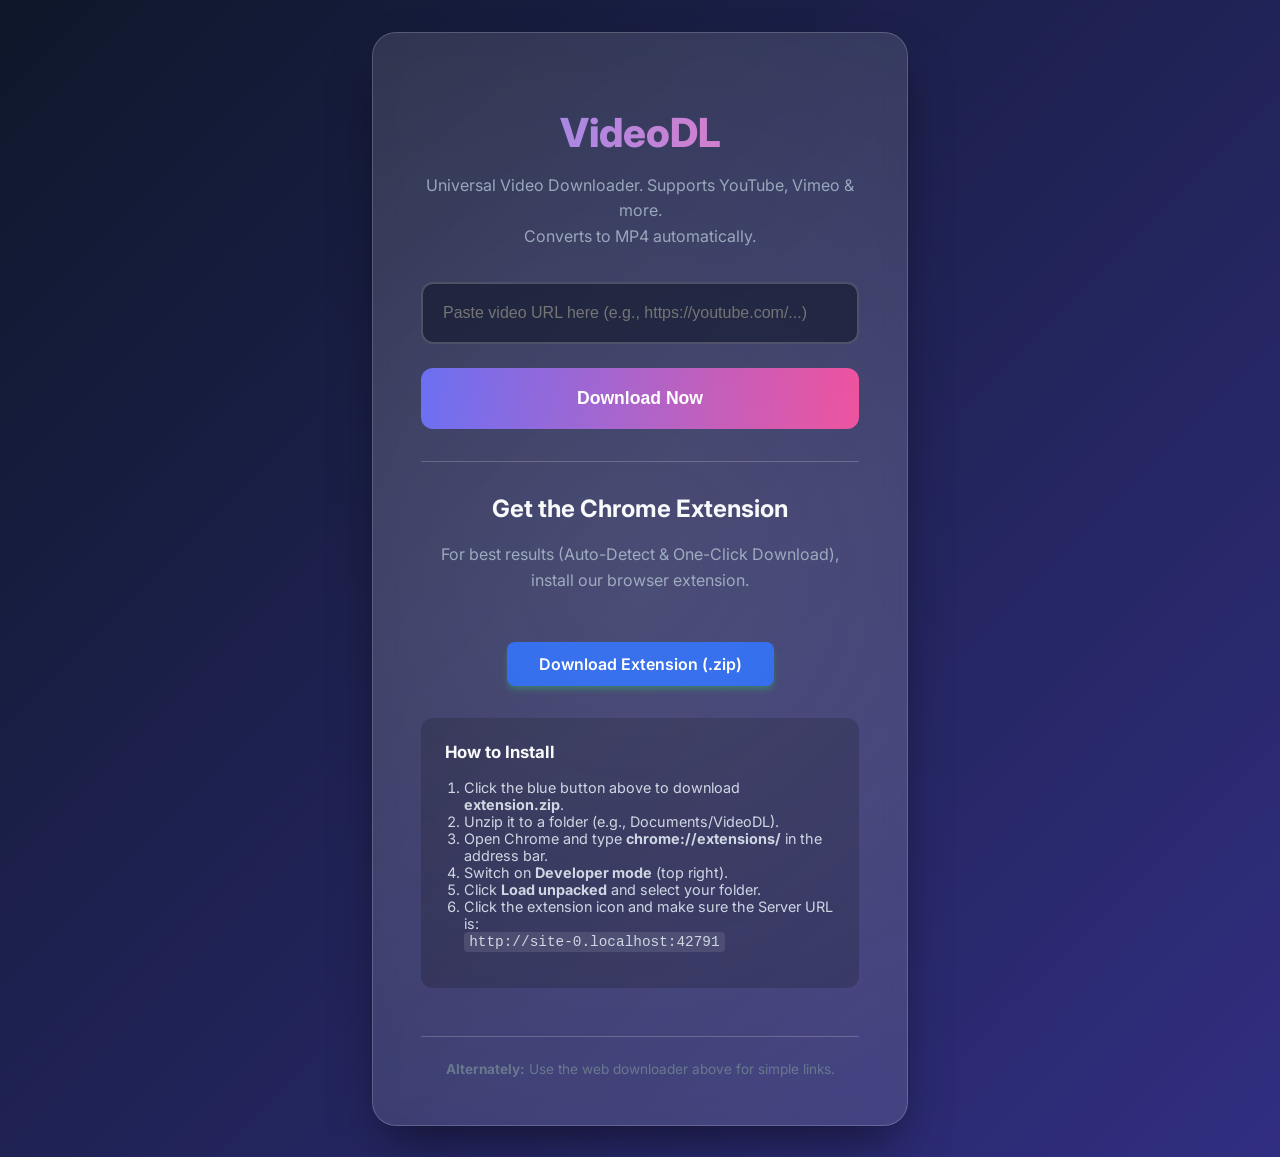
<file: backend/static/index.html>
<!DOCTYPE html>
<html lang="en">

<head>
    <meta charset="UTF-8">
    <meta name="viewport" content="width=device-width, initial-scale=1.0">
    <title>VideoDL - Universal Downloader</title>
    <link rel="preconnect" href="https://fonts.googleapis.com">
    <link href="https://fonts.googleapis.com/css2?family=Inter:wght@400;500;600;800&display=swap" rel="stylesheet">
    <style>
        :root {
            --primary: #6366f1;
            --secondary: #ec4899;
            --bg-grad: linear-gradient(135deg, #0f172a 0%, #312e81 100%);
            --glass: rgba(255, 255, 255, 0.1);
            --border: rgba(255, 255, 255, 0.2);
            --text: #f8fafc;
        }

        body {
            margin: 0;
            font-family: 'Inter', system-ui, -apple-system, sans-serif;
            background: var(--bg-grad);
            color: var(--text);
            min-height: 100vh;
            display: flex;
            align-items: center;
            justify-content: center;
            overflow-x: hidden;
        }

        .container {
            width: 100%;
            max-width: 600px;
            padding: 2rem;
            box-sizing: border-box;
        }

        .card {
            background: var(--glass);
            backdrop-filter: blur(12px);
            -webkit-backdrop-filter: blur(12px);
            border: 1px solid var(--border);
            border-radius: 24px;
            padding: 3rem;
            box-shadow: 0 25px 50px -12px rgba(0, 0, 0, 0.5);
            text-align: center;
            position: relative;
            overflow: hidden;
        }

        .card::before {
            content: '';
            position: absolute;
            top: -50%;
            left: -50%;
            width: 200%;
            height: 200%;
            background: radial-gradient(circle, rgba(255, 255, 255, 0.1) 0%, transparent 60%);
            transform: rotate(30deg);
            pointer-events: none;
        }

        h1 {
            font-size: 2.5rem;
            font-weight: 800;
            margin-bottom: 0.5rem;
            background: linear-gradient(to right, #818cf8, #f472b6);
            -webkit-background-clip: text;
            background-clip: text;
            -webkit-text-fill-color: transparent;
        }

        p {
            color: #94a3b8;
            margin-bottom: 2rem;
            line-height: 1.6;
        }

        .input-group {
            position: relative;
            margin-bottom: 1.5rem;
        }

        input {
            width: 100%;
            padding: 1.25rem;
            background: rgba(15, 23, 42, 0.6);
            border: 2px solid var(--border);
            border-radius: 12px;
            color: white;
            font-size: 1rem;
            outline: none;
            transition: all 0.3s ease;
            box-sizing: border-box;
        }

        input:focus {
            border-color: var(--primary);
            box-shadow: 0 0 0 4px rgba(99, 102, 241, 0.2);
        }

        button {
            width: 100%;
            padding: 1.25rem;
            background: linear-gradient(to right, var(--primary), var(--secondary));
            border: none;
            border-radius: 12px;
            color: white;
            font-size: 1.1rem;
            font-weight: 600;
            cursor: pointer;
            transition: transform 0.2s, opacity 0.2s;
        }

        button:hover {
            transform: translateY(-2px);
            opacity: 0.9;
        }

        button:disabled {
            opacity: 0.6;
            cursor: not-allowed;
            transform: none;
        }

        .status {
            margin-top: 1.5rem;
            padding: 1rem;
            border-radius: 12px;
            font-weight: 500;
            display: none;
        }

        .status.processing {
            background: rgba(59, 130, 246, 0.2);
            color: #60a5fa;
            border: 1px solid rgba(59, 130, 246, 0.3);
        }

        .status.success {
            background: rgba(34, 197, 94, 0.2);
            color: #4ade80;
            border: 1px solid rgba(34, 197, 94, 0.3);
        }

        .status.error {
            background: rgba(239, 68, 68, 0.2);
            color: #f87171;
            border: 1px solid rgba(239, 68, 68, 0.3);
            white-space: pre-wrap;
            word-break: break-word;
            text-align: left;
            font-size: 0.9rem;
        }

        .progress-bar-container {
            margin-top: 0.75rem;
            background: rgba(0, 0, 0, 0.3);
            border-radius: 8px;
            overflow: hidden;
            height: 6px;
        }

        .progress-bar {
            height: 100%;
            background: linear-gradient(to right, var(--primary), var(--secondary));
            border-radius: 8px;
            transition: width 0.3s ease;
            width: 0%;
        }

        .progress-text {
            margin-top: 0.5rem;
            font-size: 0.85rem;
            color: #94a3b8;
        }

        .spinner {
            display: inline-block;
            width: 16px;
            height: 16px;
            border: 2px solid rgba(96, 165, 250, 0.3);
            border-top-color: #60a5fa;
            border-radius: 50%;
            animation: spin 0.8s linear infinite;
            vertical-align: middle;
            margin-right: 8px;
        }

        @keyframes spin {
            to {
                transform: rotate(360deg);
            }
        }

        .download-link {
            display: inline-block;
            margin-top: 1rem;
            padding: 0.75rem 2rem;
            background: #22c55e;
            color: white;
            text-decoration: none;
            border-radius: 8px;
            font-weight: 600;
            box-shadow: 0 4px 6px -1px rgba(34, 197, 94, 0.4);
            transition: transform 0.2s;
        }

        .download-link:hover {
            transform: translateY(-2px);
        }

        .tips {
            margin-top: 3rem;
            font-size: 0.85rem;
            color: #64748b;
            border-top: 1px solid var(--border);
            padding-top: 1.5rem;
        }
    </style>
</head>

<body>
    <div class="container">
        <div class="card">
            <h1>VideoDL</h1>
            <p>Universal Video Downloader. Supports YouTube, Vimeo & more.<br>Converts to MP4 automatically.</p>

            <div class="input-group">
                <input type="text" id="urlInput" placeholder="Paste video URL here (e.g., https://youtube.com/...)">
            </div>

            <button id="dlBtn">Download Now</button>

            <div id="status" class="status"></div>
            <div id="progressContainer" style="display:none;">
                <div class="progress-bar-container">
                    <div class="progress-bar" id="progressBar"></div>
                </div>
                <div class="progress-text" id="progressText"></div>
            </div>
            <div id="result"></div>

            <div class="divider" style="margin: 2rem 0; border-top: 1px solid var(--border);"></div>

            <h2>Get the Chrome Extension</h2>
            <p>For best results (Auto-Detect & One-Click Download), install our browser extension.</p>

            <a href="/static/extension.zip" class="download-link" style="background: #2563eb;">Download Extension
                (.zip)</a>

            <div class="instructions"
                style="text-align: left; margin-top: 2rem; background: rgba(0,0,0,0.2); padding: 1.5rem; border-radius: 12px; font-size: 0.9rem;">
                <h3 style="margin-top:0">How to Install</h3>
                <ol style="padding-left: 1.2rem; color: #cbd5e1;">
                    <li>Click the blue button above to download <strong>extension.zip</strong>.</li>
                    <li>Unzip it to a folder (e.g., Documents/VideoDL).</li>
                    <li>Open Chrome and type <strong>chrome://extensions/</strong> in the address bar.</li>
                    <li>Switch on <strong>Developer mode</strong> (top right).</li>
                    <li>Click <strong>Load unpacked</strong> and select your folder.</li>
                    <li>Click the extension icon and make sure the Server URL is: <br><code
                            style="background:rgba(255,255,255,0.1); padding:2px 5px; border-radius:4px;"
                            id="serverUrlDisplay">...</code></li>
                </ol>
            </div>

            <div class="tips">
                <strong>Alternately:</strong> Use the web downloader above for simple links.
            </div>
        </div>
    </div>

    <script>
        document.addEventListener('DOMContentLoaded', () => {
            const btn = document.getElementById('dlBtn');
            const input = document.getElementById('urlInput');
            const statusDiv = document.getElementById('status');
            const resultDiv = document.getElementById('result');
            const progressContainer = document.getElementById('progressContainer');
            const progressBar = document.getElementById('progressBar');
            const progressText = document.getElementById('progressText');

            // Display current origin for easy copy-paste
            const serverUrlDisplay = document.getElementById('serverUrlDisplay');
            if (serverUrlDisplay) serverUrlDisplay.textContent = window.location.origin;

            // Check for URL param
            const urlParams = new URLSearchParams(window.location.search);
            if (urlParams.has('url')) {
                input.value = urlParams.get('url');
            }

            function parseProgress(progressStr) {
                const match = progressStr.match(/([\d.]+)%/);
                return match ? parseFloat(match[1]) : null;
            }

            async function pollJob(jobId) {
                const interval = setInterval(async () => {
                    try {
                        const res = await fetch(`/jobs/${jobId}`);
                        const data = await res.json();

                        if (data.progress) {
                            progressText.textContent = data.progress;
                            const pct = parseProgress(data.progress);
                            if (pct !== null) {
                                progressBar.style.width = pct + '%';
                            }
                        }

                        if (data.status === 'done') {
                            clearInterval(interval);
                            statusDiv.className = 'status success';
                            statusDiv.innerHTML = '✅ Download Complete!';
                            progressBar.style.width = '100%';
                            progressText.textContent = data.progress || 'Done!';

                            // Auto-trigger download to browser's Downloads folder
                            const autoLink = document.createElement('a');
                            autoLink.href = data.download_url;
                            autoLink.download = '';
                            autoLink.style.display = 'none';
                            document.body.appendChild(autoLink);
                            autoLink.click();
                            document.body.removeChild(autoLink);

                            // Also show manual fallback link
                            const link = document.createElement('a');
                            link.href = data.download_url;
                            link.className = 'download-link';
                            link.textContent = '💾 Save MP4 File (click if download didn\'t start)';
                            link.download = '';
                            resultDiv.innerHTML = '';
                            resultDiv.appendChild(link);

                            btn.disabled = false;
                            btn.textContent = 'Download Another';
                        } else if (data.status === 'error') {
                            clearInterval(interval);
                            statusDiv.className = 'status error';
                            statusDiv.textContent = '❌ Error:\n' + (data.error || 'Unknown error');
                            progressContainer.style.display = 'none';
                            btn.disabled = false;
                            btn.textContent = 'Try Again';
                        }
                    } catch (e) {
                        console.error(e);
                    }
                }, 2000);
            }

            if (btn) {
                btn.onclick = async () => {
                    const url = input.value.trim();
                    if (!url) return;

                    btn.disabled = true;
                    btn.textContent = 'Processing...';
                    statusDiv.style.display = 'block';
                    statusDiv.className = 'status processing';
                    statusDiv.innerHTML = '<span class="spinner"></span> Connecting to server...';
                    resultDiv.innerHTML = '';
                    progressContainer.style.display = 'block';
                    progressBar.style.width = '0%';
                    progressText.textContent = 'Waiting for server...';

                    try {
                        const res = await fetch('/download', {
                            method: 'POST',
                            headers: { 'Content-Type': 'application/json' },
                            body: JSON.stringify({ url: url })
                        });

                        if (res.ok) {
                            const data = await res.json();
                            statusDiv.innerHTML = '<span class="spinner"></span> Downloading & converting...';
                            progressText.textContent = 'Job started, waiting for progress...';
                            pollJob(data.job_id);
                        } else {
                            const err = await res.json();
                            throw new Error(err.detail || 'Server rejected request (' + res.status + ')');
                        }
                    } catch (e) {
                        statusDiv.className = 'status error';
                        statusDiv.textContent = '❌ Connection Failed:\n' + e.message;
                        progressContainer.style.display = 'none';
                        btn.disabled = false;
                        btn.textContent = 'Try Again';
                    }
                };
            }
        });
    </script>
</body>

</html>
</file>
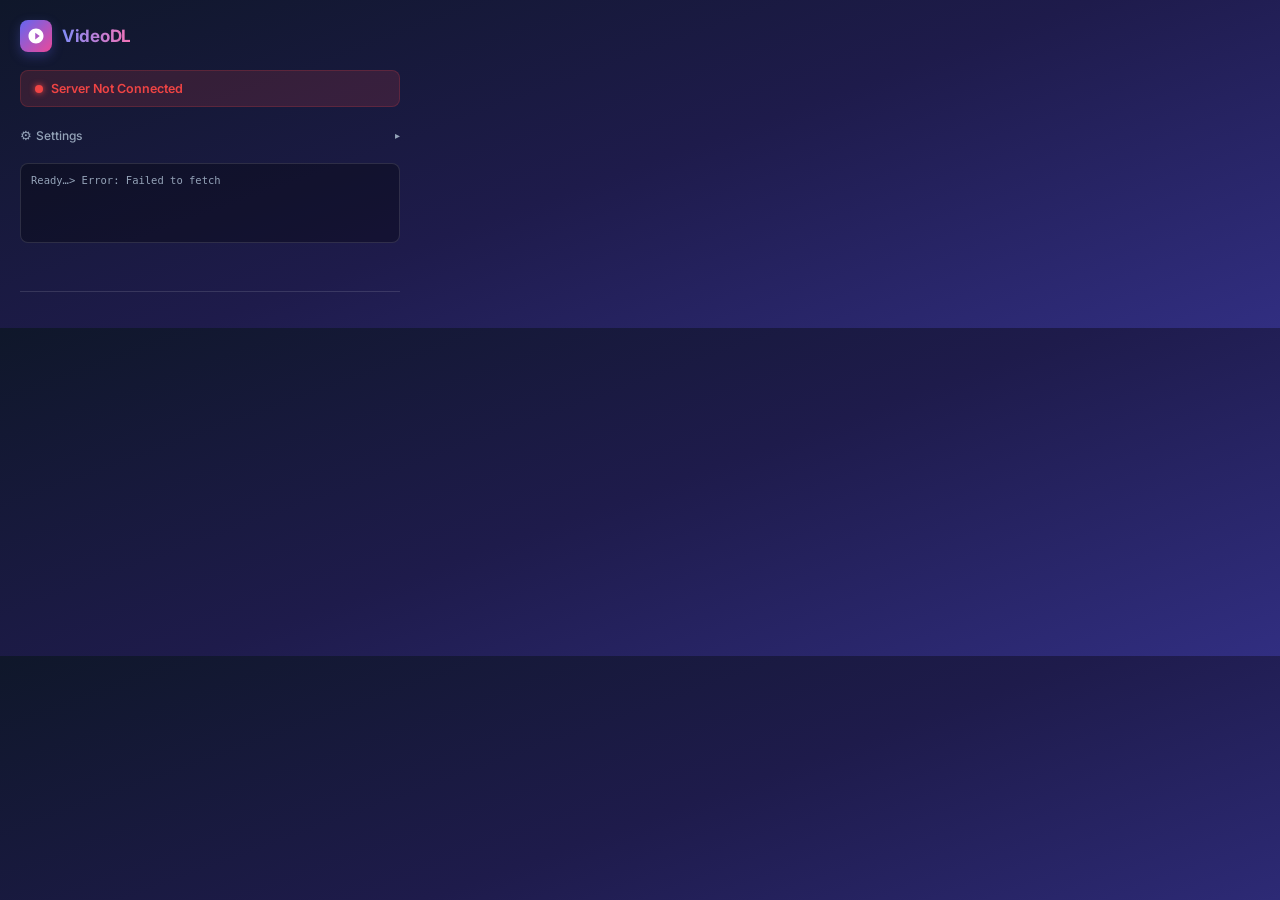
<file: extension/popup.html>
<!DOCTYPE html>
<html lang="en">
<head>
    <meta charset="UTF-8">
    <meta name="viewport" content="width=device-width, initial-scale=1.0">
    <title>VideoDL</title>
    <link rel="preconnect" href="https://fonts.googleapis.com">
    <link rel="preconnect" href="https://fonts.gstatic.com" crossorigin>
    <link href="https://fonts.googleapis.com/css2?family=Inter:wght@400;500;600;700&display=swap" rel="stylesheet">
    <link rel="stylesheet" href="popup.css">
</head>
<body>
    <div class="popup-container">

        <!-- Header -->
        <div class="header">
            <div class="header-icon">
                <svg viewBox="0 0 24 24" xmlns="http://www.w3.org/2000/svg">
                    <path d="M12 2C6.48 2 2 6.48 2 12s4.48 10 10 10 10-4.48 10-10S17.52 2 12 2zm-1 14.5v-9l6 4.5-6 4.5z"/>
                </svg>
            </div>
            <h1>VideoDL</h1>
        </div>

        <!-- Connection Status -->
        <div id="connectionStatus" class="status disconnected">
            Checking server…
        </div>

        <!-- Settings -->
        <details class="settings-panel">
            <summary>Settings</summary>
            <div class="settings-inner">
                <label for="serverUrl">Backend URL</label>
                <input type="text" id="serverUrl" value="http://127.0.0.1:8000" spellcheck="false">
            </div>
        </details>

        <!-- Log Panel -->
        <div id="logs" class="logs">Ready…</div>

        <!-- Message Area -->
        <div id="message" class="message"></div>

        <!-- Divider -->
        <hr class="divider">

        <!-- Video Count -->
        <div id="videoCount" class="video-count" style="display:none;"></div>

        <!-- Video List -->
        <div id="videoList" class="video-list">
            <!-- Videos will be injected here by popup.js -->
        </div>

    </div>

    <script src="popup.js"></script>
</body>
</html>
</file>
<file: extension/popup.css>
/* ============================================
   VideoDL Chrome Extension — Modern UI
   Dark Glassmorphism / Inter / Responsive
   ============================================ */

:root {
    --primary: #6366f1;
    --primary-light: #818cf8;
    --secondary: #ec4899;
    --accent-gradient: linear-gradient(135deg, var(--primary), var(--secondary));
    --bg-deep: #0f172a;
    --bg-card: rgba(255, 255, 255, 0.07);
    --bg-card-hover: rgba(255, 255, 255, 0.12);
    --bg-input: rgba(15, 23, 42, 0.6);
    --border: rgba(255, 255, 255, 0.12);
    --border-focus: rgba(99, 102, 241, 0.5);
    --text-primary: #f1f5f9;
    --text-secondary: #94a3b8;
    --text-muted: #64748b;
    --success: #22c55e;
    --success-bg: rgba(34, 197, 94, 0.15);
    --error: #ef4444;
    --error-bg: rgba(239, 68, 68, 0.15);
    --radius: 14px;
    --radius-sm: 8px;
    --radius-xs: 6px;
    --transition: 0.25s cubic-bezier(0.4, 0, 0.2, 1);
}

/* ---- Reset & Base ---- */
*, *::before, *::after {
    box-sizing: border-box;
    margin: 0;
    padding: 0;
}

body {
    font-family: 'Inter', system-ui, -apple-system, BlinkMacSystemFont, 'Segoe UI', sans-serif;
    min-width: 360px;
    max-width: 420px;
    background: linear-gradient(160deg, #0f172a 0%, #1e1b4b 50%, #312e81 100%);
    color: var(--text-primary);
    padding: 0;
    margin: 0;
    overflow-x: hidden;
    -webkit-font-smoothing: antialiased;
    -moz-osx-font-smoothing: grayscale;
}

/* ---- Main Container ---- */
.popup-container {
    padding: 20px;
    display: flex;
    flex-direction: column;
    gap: 14px;
    animation: fadeInUp 0.35s ease-out;
}

@keyframes fadeInUp {
    from {
        opacity: 0;
        transform: translateY(8px);
    }
    to {
        opacity: 1;
        transform: translateY(0);
    }
}

/* ---- Header ---- */
.header {
    display: flex;
    align-items: center;
    gap: 10px;
    padding-bottom: 4px;
}

.header-icon {
    width: 32px;
    height: 32px;
    background: var(--accent-gradient);
    border-radius: var(--radius-sm);
    display: flex;
    align-items: center;
    justify-content: center;
    flex-shrink: 0;
    box-shadow: 0 4px 12px rgba(99, 102, 241, 0.3);
}

.header-icon svg {
    width: 18px;
    height: 18px;
    fill: white;
}

.header h1 {
    font-size: 17px;
    font-weight: 700;
    background: linear-gradient(to right, var(--primary-light), #f472b6);
    -webkit-background-clip: text;
    background-clip: text;
    -webkit-text-fill-color: transparent;
    letter-spacing: -0.3px;
}

/* ---- Connection Status ---- */
.status {
    padding: 10px 14px;
    border-radius: var(--radius-sm);
    font-size: 12.5px;
    font-weight: 600;
    display: flex;
    align-items: center;
    gap: 8px;
    transition: all var(--transition);
    border: 1px solid transparent;
}

.status::before {
    content: '';
    width: 8px;
    height: 8px;
    border-radius: 50%;
    flex-shrink: 0;
}

.connected {
    background: var(--success-bg);
    color: var(--success);
    border-color: rgba(34, 197, 94, 0.2);
}
.connected::before {
    background: var(--success);
    box-shadow: 0 0 6px var(--success);
    animation: pulse-dot 2s infinite;
}

.disconnected {
    background: var(--error-bg);
    color: var(--error);
    border-color: rgba(239, 68, 68, 0.2);
}
.disconnected::before {
    background: var(--error);
    box-shadow: 0 0 6px var(--error);
}

@keyframes pulse-dot {
    0%, 100% { opacity: 1; transform: scale(1); }
    50% { opacity: 0.5; transform: scale(0.85); }
}

/* ---- Settings (Details) ---- */
.settings-panel {
    margin: 0;
    font-size: 12px;
    color: var(--text-muted);
}

.settings-panel summary {
    cursor: pointer;
    user-select: none;
    font-weight: 500;
    color: var(--text-secondary);
    padding: 6px 0;
    display: flex;
    align-items: center;
    gap: 4px;
    transition: color var(--transition);
    list-style: none;
}

.settings-panel summary::-webkit-details-marker {
    display: none;
}

.settings-panel summary::before {
    content: '⚙';
    font-size: 13px;
}

.settings-panel summary::after {
    content: '▸';
    font-size: 10px;
    transition: transform var(--transition);
    margin-left: auto;
}

.settings-panel[open] summary::after {
    transform: rotate(90deg);
}

.settings-panel summary:hover {
    color: var(--text-primary);
}

.settings-inner {
    padding: 10px 0 4px;
}

.settings-inner label {
    display: block;
    font-size: 11px;
    font-weight: 500;
    color: var(--text-secondary);
    margin-bottom: 6px;
    text-transform: uppercase;
    letter-spacing: 0.5px;
}

input[type="text"] {
    width: 100%;
    padding: 10px 12px;
    background: var(--bg-input);
    border: 1.5px solid var(--border);
    border-radius: var(--radius-xs);
    color: var(--text-primary);
    font-family: 'Inter', sans-serif;
    font-size: 12.5px;
    outline: none;
    transition: all var(--transition);
}

input[type="text"]:focus {
    border-color: var(--border-focus);
    box-shadow: 0 0 0 3px rgba(99, 102, 241, 0.15);
}

/* ---- Log Panel ---- */
.logs {
    height: 80px;
    overflow-y: auto;
    background: rgba(0, 0, 0, 0.3);
    border: 1px solid var(--border);
    border-radius: var(--radius-sm);
    padding: 8px 10px;
    font-family: 'SF Mono', 'Fira Code', 'Cascadia Code', monospace;
    font-size: 10.5px;
    line-height: 1.6;
    color: var(--text-secondary);
    scroll-behavior: smooth;
}

.logs::-webkit-scrollbar {
    width: 4px;
}
.logs::-webkit-scrollbar-track {
    background: transparent;
}
.logs::-webkit-scrollbar-thumb {
    background: rgba(255, 255, 255, 0.15);
    border-radius: 4px;
}

/* ---- Message ---- */
.message {
    text-align: center;
    font-size: 12.5px;
    font-weight: 600;
    min-height: 18px;
    transition: color var(--transition);
}

/* ---- Divider ---- */
.divider {
    border: none;
    height: 1px;
    background: var(--border);
    margin: 2px 0;
}

/* ---- Video Count ---- */
.video-count {
    font-size: 12px;
    color: var(--text-secondary);
    text-align: center;
    font-weight: 500;
}

/* ---- Video List ---- */
.video-list {
    display: flex;
    flex-direction: column;
    gap: 8px;
}

/* ---- Video Item Card ---- */
.video-item {
    background: var(--bg-card);
    border: 1px solid var(--border);
    border-radius: var(--radius);
    padding: 12px 14px;
    display: flex;
    flex-direction: column;
    gap: 8px;
    transition: all var(--transition);
    animation: fadeInUp 0.3s ease-out;
}

.video-item:hover {
    background: var(--bg-card-hover);
    border-color: rgba(255, 255, 255, 0.18);
    transform: translateY(-1px);
    box-shadow: 0 8px 24px rgba(0, 0, 0, 0.25);
}

/* ---- Best Match Highlight ---- */
.best-match {
    border-color: rgba(34, 197, 94, 0.35);
    background: rgba(34, 197, 94, 0.08);
    box-shadow: 0 0 20px rgba(34, 197, 94, 0.08);
}
.best-match:hover {
    border-color: rgba(34, 197, 94, 0.5);
    background: rgba(34, 197, 94, 0.12);
}

.best-label {
    display: inline-flex;
    align-items: center;
    gap: 4px;
    font-size: 10px;
    font-weight: 700;
    text-transform: uppercase;
    letter-spacing: 0.8px;
    color: white;
    background: linear-gradient(135deg, #22c55e, #10b981);
    padding: 3px 8px;
    border-radius: 4px;
    width: fit-content;
}

.best-label::before {
    content: '★';
    font-size: 10px;
}

/* ---- Video URL Label ---- */
.video-url {
    font-size: 11.5px;
    color: var(--text-secondary);
    word-break: break-all;
    max-height: 36px;
    overflow: hidden;
    line-height: 1.5;
}

/* ---- Download Button ---- */
.dl-btn {
    padding: 9px 16px;
    background: var(--accent-gradient);
    color: white;
    border: none;
    border-radius: var(--radius-sm);
    cursor: pointer;
    font-family: 'Inter', sans-serif;
    font-size: 12.5px;
    font-weight: 600;
    text-align: center;
    transition: all var(--transition);
    position: relative;
    overflow: hidden;
}

.dl-btn::after {
    content: '';
    position: absolute;
    inset: 0;
    background: linear-gradient(rgba(255,255,255,0.15), transparent);
    opacity: 0;
    transition: opacity var(--transition);
}

.dl-btn:hover {
    transform: translateY(-1px);
    box-shadow: 0 6px 16px rgba(99, 102, 241, 0.35);
}
.dl-btn:hover::after {
    opacity: 1;
}

.dl-btn:active {
    transform: translateY(0);
    box-shadow: none;
}

.dl-btn:disabled {
    background: rgba(255, 255, 255, 0.1);
    color: var(--text-muted);
    cursor: not-allowed;
    transform: none;
    box-shadow: none;
}
.dl-btn:disabled::after {
    display: none;
}

/* ---- Toggle (Show more streams) ---- */
.toggle-ctn {
    text-align: center;
    margin: 4px 0;
}

.toggle-btn {
    background: none;
    border: none;
    color: var(--primary-light);
    cursor: pointer;
    font-family: 'Inter', sans-serif;
    font-size: 11.5px;
    font-weight: 500;
    padding: 6px 12px;
    border-radius: var(--radius-xs);
    transition: all var(--transition);
}

.toggle-btn:hover {
    background: rgba(99, 102, 241, 0.1);
    color: white;
}

.hidden-videos {
    display: none;
}

/* ---- No Videos Empty State ---- */
.video-list > div:only-child {
    text-align: center;
    color: var(--text-muted);
    font-size: 12.5px;
    padding: 20px 10px;
}

/* ---- Responsive ---- */
@media (max-width: 380px) {
    .popup-container {
        padding: 14px;
        gap: 10px;
    }
    .header h1 {
        font-size: 15px;
    }
    .video-item {
        padding: 10px 12px;
    }
}
</file>
